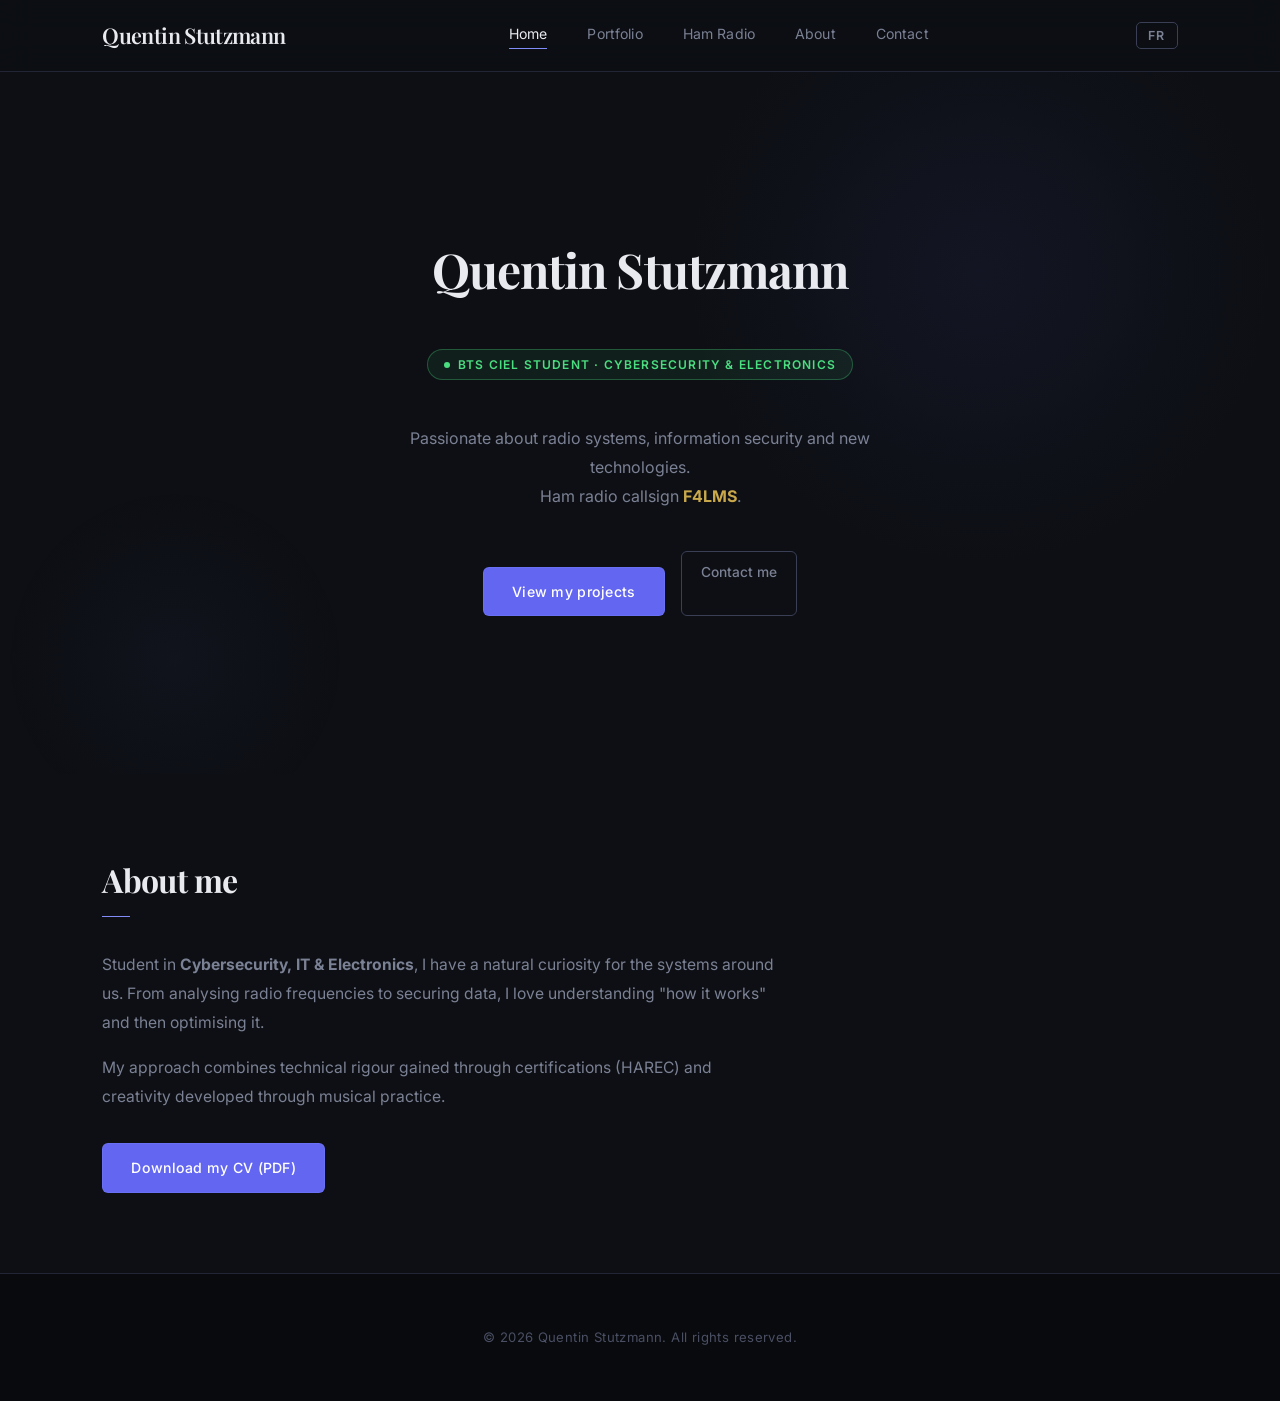
<file: index.html>
<!DOCTYPE html>
<html lang="fr">
<head>
    <meta charset="UTF-8">
    <meta name="viewport" content="width=device-width, initial-scale=1.0">
    <title>Accueil - Mon Portfolio</title>
    <link rel="stylesheet" href="style.css">
</head>
<body>

    <header>
        <a href="index.html" class="logo">Quentin Stutzmann</a>
        <nav>
            <a href="index.html" class="active" data-key="nav_home">Accueil</a>
            <a href="portfolio.html" data-key="nav_portfolio">Portfolio</a>
            <a href="ham-radio.html" data-key="nav_radio">Radioamateur</a>
             <a href="propos.html" data-key="nav_about">À propos</a>
            <a href="contact.html" data-key="nav_contact">Contact</a>
            
        </nav>
    </header>

    <section class="hero">
        <h1>Quentin Stutzmann</h1>
        <div class="hero-badge">Étudiant BTS CIEL · Cybersécurité & Électronique</div>
        
        <p class="hero-desc">Passionné par les systèmes radio, la sécurité informatique et les nouvelles technologies.<br>Indicatif radioamateur <strong style="color: var(--or);">F4LMS</strong>.</p>
        <div class="hero-actions">
            <a href="portfolio.html" class="btn">Voir mes projets</a>
            <a href="contact.html" class="btn-outline">Me contacter</a>
        </div>
    </section>

    <section id="propos">
        <h2>À propos de moi</h2>
          <p>
            Étudiant en <strong>BTS Cybersécurité, Informatique et Électronique</strong>, je cultive une curiosité naturelle pour les systèmes qui nous entourent. 
            De l'analyse des fréquences radio à la sécurisation des données, j'aime comprendre "comment ça marche" pour ensuite l'optimiser.
        </p>
        <p>
            Mon approche combine la rigueur technique acquise via mes certifications (HAREC) et la créativité développée à travers la pratique musicale.
        </p>
        <a href="CV Quentin Stutzmann.pdf" class="btn">Télécharger mon CV (PDF)</a>
    </section>

    


    <footer>
        <p>&copy; 2026 [Quentin Stutzmann]. Tous droits réservés.</p>
    </footer>

<script src="script.js" defer></script>
</body>
</html>
</file>
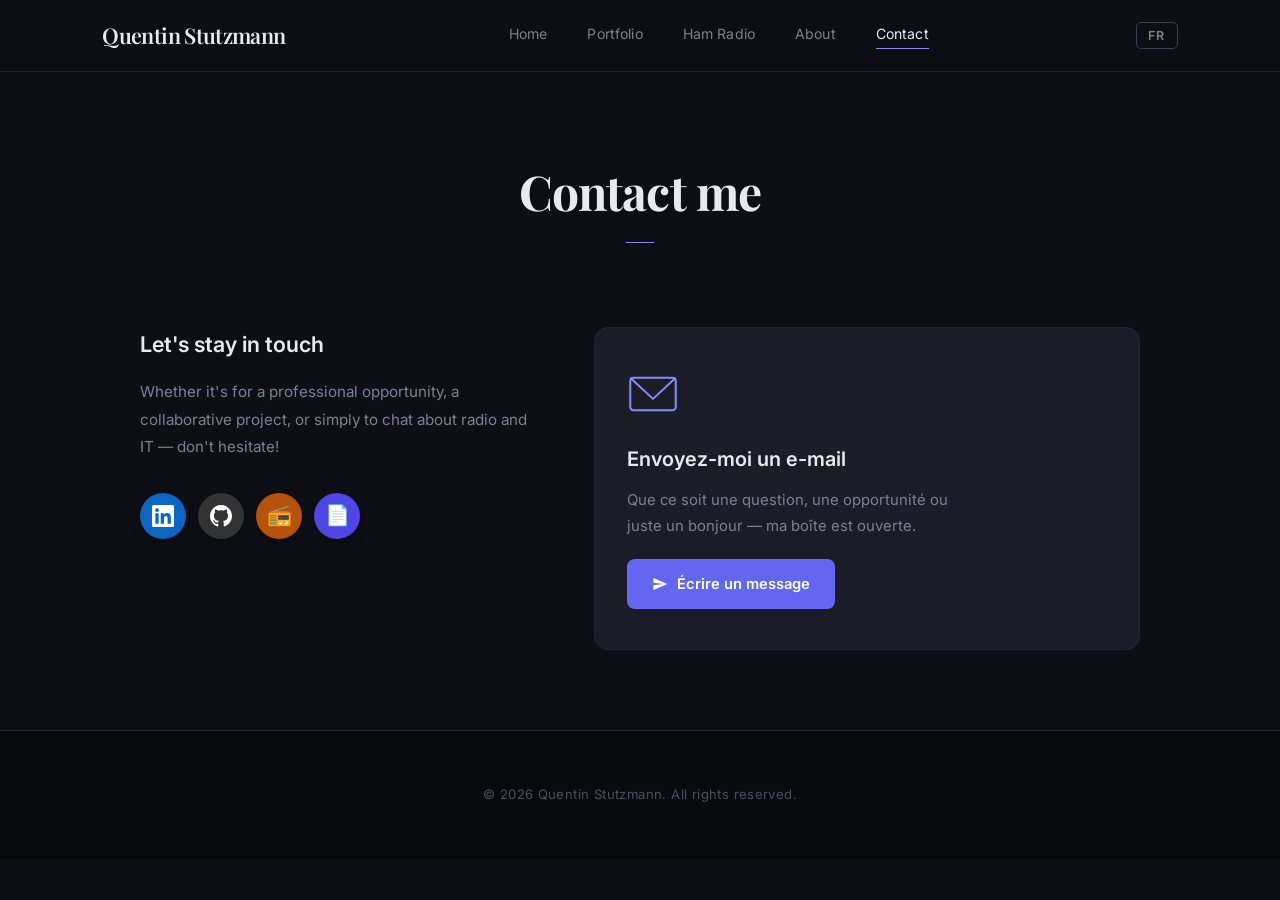
<file: contact.html>
<!DOCTYPE html>
<html lang="fr">
<head>
    <meta charset="UTF-8">
    <meta name="viewport" content="width=device-width, initial-scale=1.0">
    <title>Contact - Quentin Stutzmann</title>
    <link rel="stylesheet" href="style.css">
    <script src="script.js" charset="utf-8" defer></script>
</head>
<body>

    <header>
        <a href="index.html" class="logo">Quentin Stutzmann</a>
        <nav>
            <a href="index.html" data-key="nav_home">Accueil</a>
            <a href="portfolio.html" data-key="nav_portfolio">Portfolio</a>
            <a href="ham-radio.html" data-key="nav_radio">Radioamateur</a>
            <a href="propos.html" data-key="nav_about">À propos</a>
            <a href="contact.html" class="active" data-key="nav_contact">Contact</a>
        </nav>
    </header>

    <section class="contact-section">
        <div class="titre-page">
            <h1>Contactez-moi</h1>
        </div>

        <div class="contact-wrapper">

            <div class="contact-info">
                <h3>Restons en contact</h3>
                <p>Que ce soit pour une opportunit&eacute; professionnelle, un projet collaboratif, ou simplement pour &eacute;changer sur la radio et l'informatique - n'h&eacute;sitez pas !</p>

                <div class="social-btns">

                    <a href="https://www.linkedin.com/in/quentin-stutzmann" target="_blank" class="social-pill" style="--pill-color:#0a66c2;">
                        <span class="social-pill__icon">
                            <svg viewBox="0 0 100 100"><path d="M92.86,0H7.12A7.17,7.17,0,0,0,0,7.21V92.79A7.17,7.17,0,0,0,7.12,100H92.86A7.19,7.19,0,0,0,100,92.79V7.21A7.19,7.19,0,0,0,92.86,0ZM30.22,85.71H15.4V38H30.25V85.71ZM22.81,31.47a8.59,8.59,0,1,1,8.6-8.59A8.6,8.6,0,0,1,22.81,31.47Zm63,54.24H71V62.5c0-5.54-.11-12.66-7.7-12.66s-8.91,6-8.91,12.26V85.71H39.53V38H53.75v6.52H54c2-3.75,6.83-7.7,14-7.7,15,0,17.79,9.89,17.79,22.74Z"/></svg>
                        </span>
                        <span class="social-pill__label">LinkedIn</span>
                    </a>

                    <a href="https://github.com/Red2Brother" target="_blank" class="social-pill" style="--pill-color:#333;">
                        <span class="social-pill__icon">
                            <svg viewBox="0 0 24 24"><path d="M12 0c-6.626 0-12 5.373-12 12 0 5.302 3.438 9.8 8.207 11.387.599.111.793-.261.793-.577v-2.234c-3.338.726-4.033-1.416-4.033-1.416-.546-1.387-1.333-1.756-1.333-1.756-1.089-.745.083-.729.083-.729 1.205.084 1.839 1.237 1.839 1.237 1.07 1.834 2.807 1.304 3.492.997.107-.775.418-1.305.762-1.604-2.665-.305-5.467-1.334-5.467-5.931 0-1.311.469-2.381 1.236-3.221-.124-.303-.535-1.524.117-3.176 0 0 1.008-.322 3.301 1.23.957-.266 1.983-.399 3.003-.404 1.02.005 2.047.138 3.006.404 2.291-1.552 3.297-1.23 3.297-1.23.653 1.653.242 2.874.118 3.176.77.84 1.235 1.911 1.235 3.221 0 4.609-2.807 5.624-5.479 5.921.43.372.823 1.102.823 2.222v3.293c0 .319.192.694.801.576 4.765-1.589 8.199-6.086 8.199-11.386 0-6.627-5.373-12-12-12z"/></svg>
                        </span>
                        <span class="social-pill__label">GitHub</span>
                    </a>

                    <a href="https://www.f5kav.fr" target="_blank" class="social-pill" style="--pill-color:#b45309;">
                        <span class="social-pill__icon social-pill__icon--emoji">📻</span>
                        <span class="social-pill__label">F4LMS — F5KAV</span>
                    </a>

                    <a href="CV Quentin Stutzmann.pdf" class="social-pill" style="--pill-color:#4f46e5;">
                        <span class="social-pill__icon social-pill__icon--emoji">📄</span>
                        <span class="social-pill__label">Curriculum Vitae</span>
                    </a>

                </div>
            </div>

            <!-- Bloc mailto -->
            <div class="mailto-wrapper">
                <div class="mailto-envelope" aria-hidden="true">
                    <svg viewBox="0 0 64 64" xmlns="http://www.w3.org/2000/svg">
                        <rect x="4" y="12" width="56" height="40" rx="4" ry="4"/>
                        <polyline points="4,12 32,38 60,12"/>
                    </svg>
                </div>
                <h3>Envoyez-moi un e-mail</h3>
                <p>Que ce soit une question, une opportunité ou juste un bonjour — ma boîte est ouverte.</p>
                <a href="mailto:qstutzmann67@gmail.com" class="mailto-btn">
                    <svg viewBox="0 0 24 24"><path d="M2.01 21L23 12 2.01 3 2 10l15 2-15 2z"/></svg>
                    Écrire un message
                </a>
            </div>

        </div>

        <style>
            /* ---- Boutons sociaux en pilule expansible ---- */
            .social-btns {
                display: flex;
                flex-wrap: wrap;
                gap: 0.75rem;
                margin-top: 0.5rem;
            }

            .social-pill {
                display: inline-flex;
                align-items: center;
                height: 46px;
                width: 46px;
                background-color: var(--pill-color, #333);
                border-radius: 23px;
                overflow: hidden;
                text-decoration: none;
                transition: width 0.35s cubic-bezier(0.4,0,0.2,1), box-shadow 0.25s;
                box-shadow: 0 2px 10px rgba(0,0,0,0.35);
                white-space: nowrap;
                flex-shrink: 0;
            }

            .social-pill:hover {
                width: 180px;
                box-shadow: 0 4px 20px rgba(0,0,0,0.45);
            }

            .social-pill:active { transform: translate(1px, 1px); }

            .social-pill__icon {
                width: 46px;
                height: 46px;
                display: flex;
                align-items: center;
                justify-content: center;
                flex-shrink: 0;
            }

            .social-pill__icon svg {
                width: 22px;
                height: 22px;
                fill: #fff;
            }

            .social-pill__icon--emoji {
                font-size: 1.25rem;
            }

            .social-pill__label {
                color: #fff;
                font-size: 0.88rem;
                font-weight: 600;
                padding-right: 1rem;
                opacity: 0;
                transform: translateX(-6px);
                transition: opacity 0.2s 0.1s, transform 0.2s 0.1s;
                pointer-events: none;
            }

            .social-pill:hover .social-pill__label {
                opacity: 1;
                transform: translateX(0);
            }

            /* ---- Bloc mailto ---- */
            .mailto-wrapper {
                display: flex;
                flex-direction: column;
                align-items: flex-start;
                gap: 0.75rem;
                background: var(--fond-elevated);
                border: 1px solid var(--bordure);
                border-radius: 14px;
                padding: 2.5rem 2rem;
                transition: border-color 0.25s;
            }

            .mailto-wrapper:hover { border-color: var(--primaire-dark); }

            .mailto-envelope svg {
                width: 52px;
                height: 52px;
                fill: none;
                stroke: var(--primaire);
                stroke-width: 2.5;
                stroke-linejoin: round;
                margin-bottom: 0.25rem;
            }

            .mailto-wrapper h3 {
                font-size: 1.25rem;
                margin: 0;
            }

            .mailto-wrapper p {
                color: var(--texte-doux);
                font-size: 0.93rem;
                line-height: 1.7;
                margin: 0;
                max-width: 340px;
            }

            .mailto-btn {
                display: inline-flex;
                align-items: center;
                gap: 0.55rem;
                background: var(--primaire-dark);
                color: #fff;
                text-decoration: none;
                font-weight: 600;
                font-size: 0.92rem;
                padding: 0.75rem 1.5rem;
                border-radius: 8px;
                margin-top: 0.5rem;
                border: 1px solid rgba(129,140,248,0.25);
                transition: background 0.2s, box-shadow 0.2s, transform 0.15s;
            }

            .mailto-btn:hover {
                background: var(--primaire);
                box-shadow: 0 0 24px var(--primaire-glow);
                transform: translateY(-1px);
            }

            .mailto-btn svg {
                width: 16px;
                height: 16px;
                fill: #fff;
            }

            .mailto-address {
                font-size: 0.8rem;
                color: var(--texte-subtil);
                margin: 0;
                font-family: monospace;
                letter-spacing: 0.03em;
            }
        </style>
    </section>

    <footer>
        <p>&copy; 2026 Quentin Stutzmann. Tous droits réservés.</p>
    </footer>

</body>
</html>
</file>
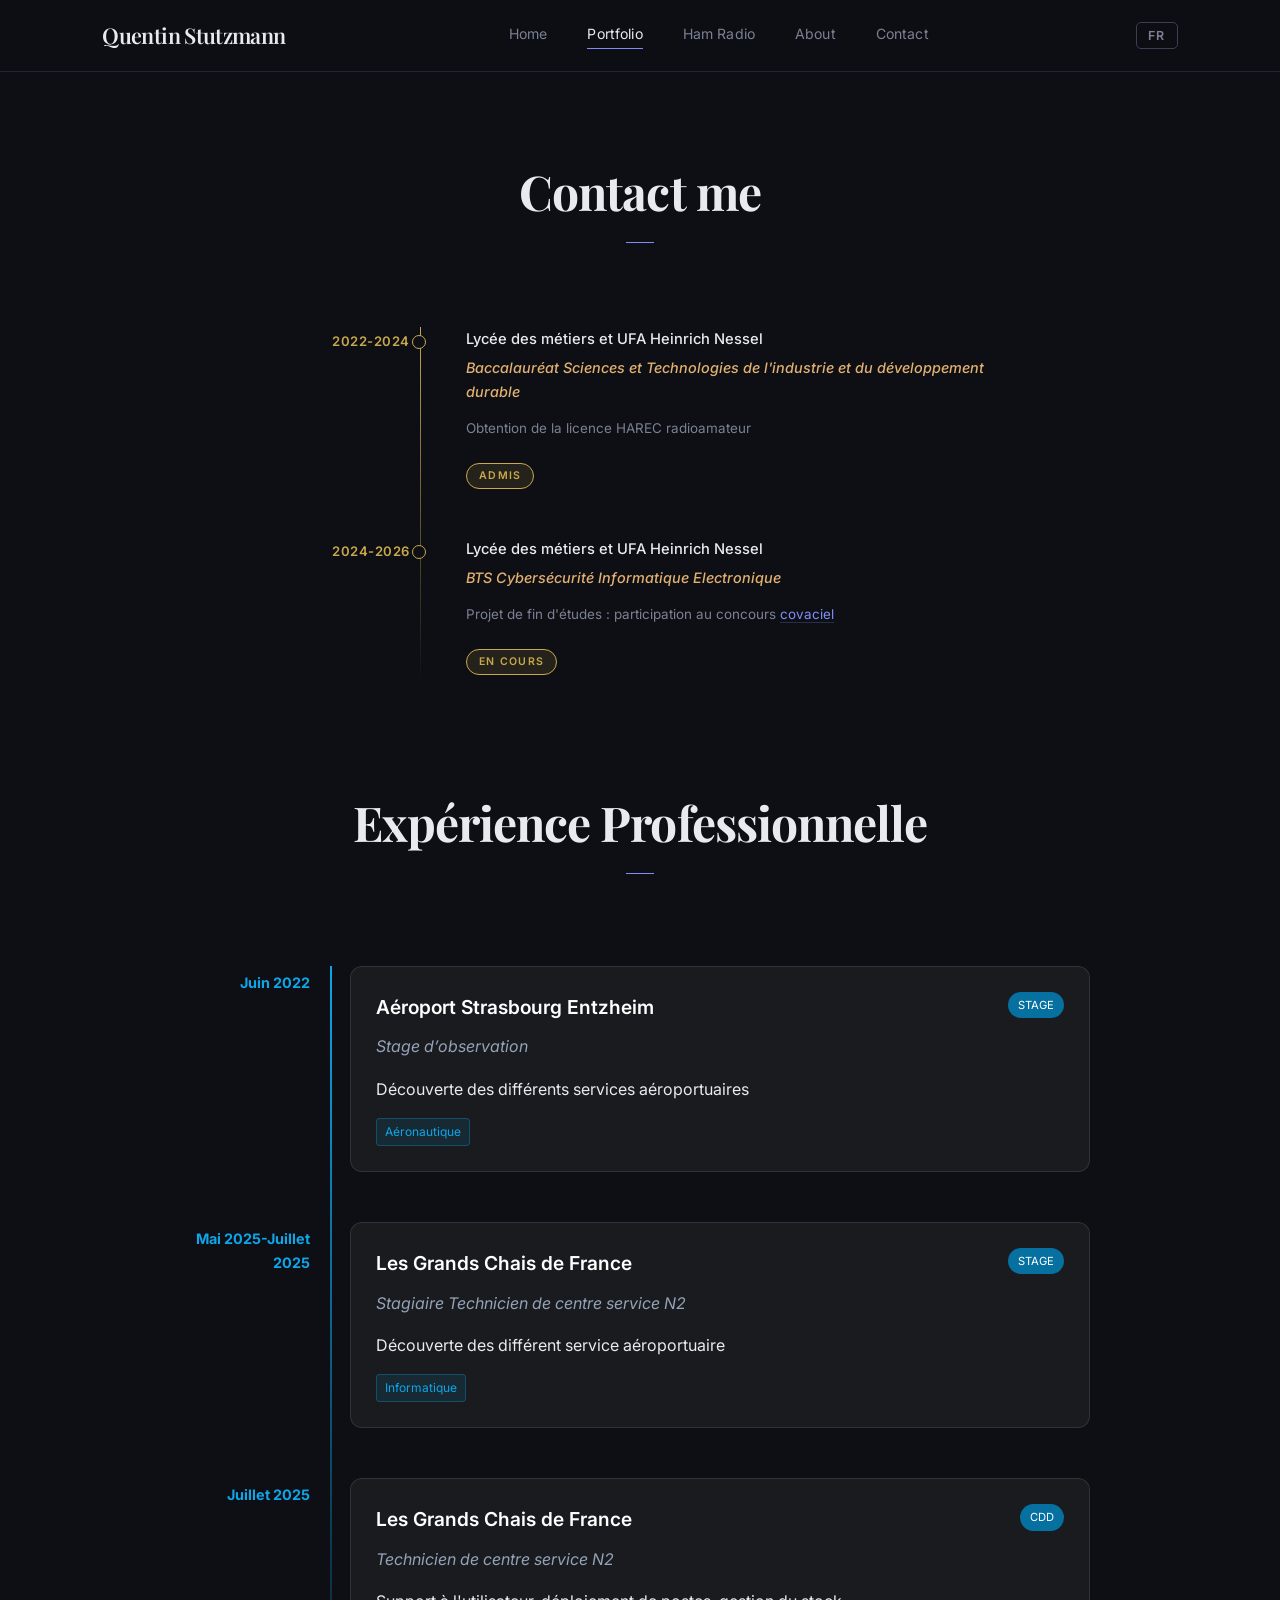
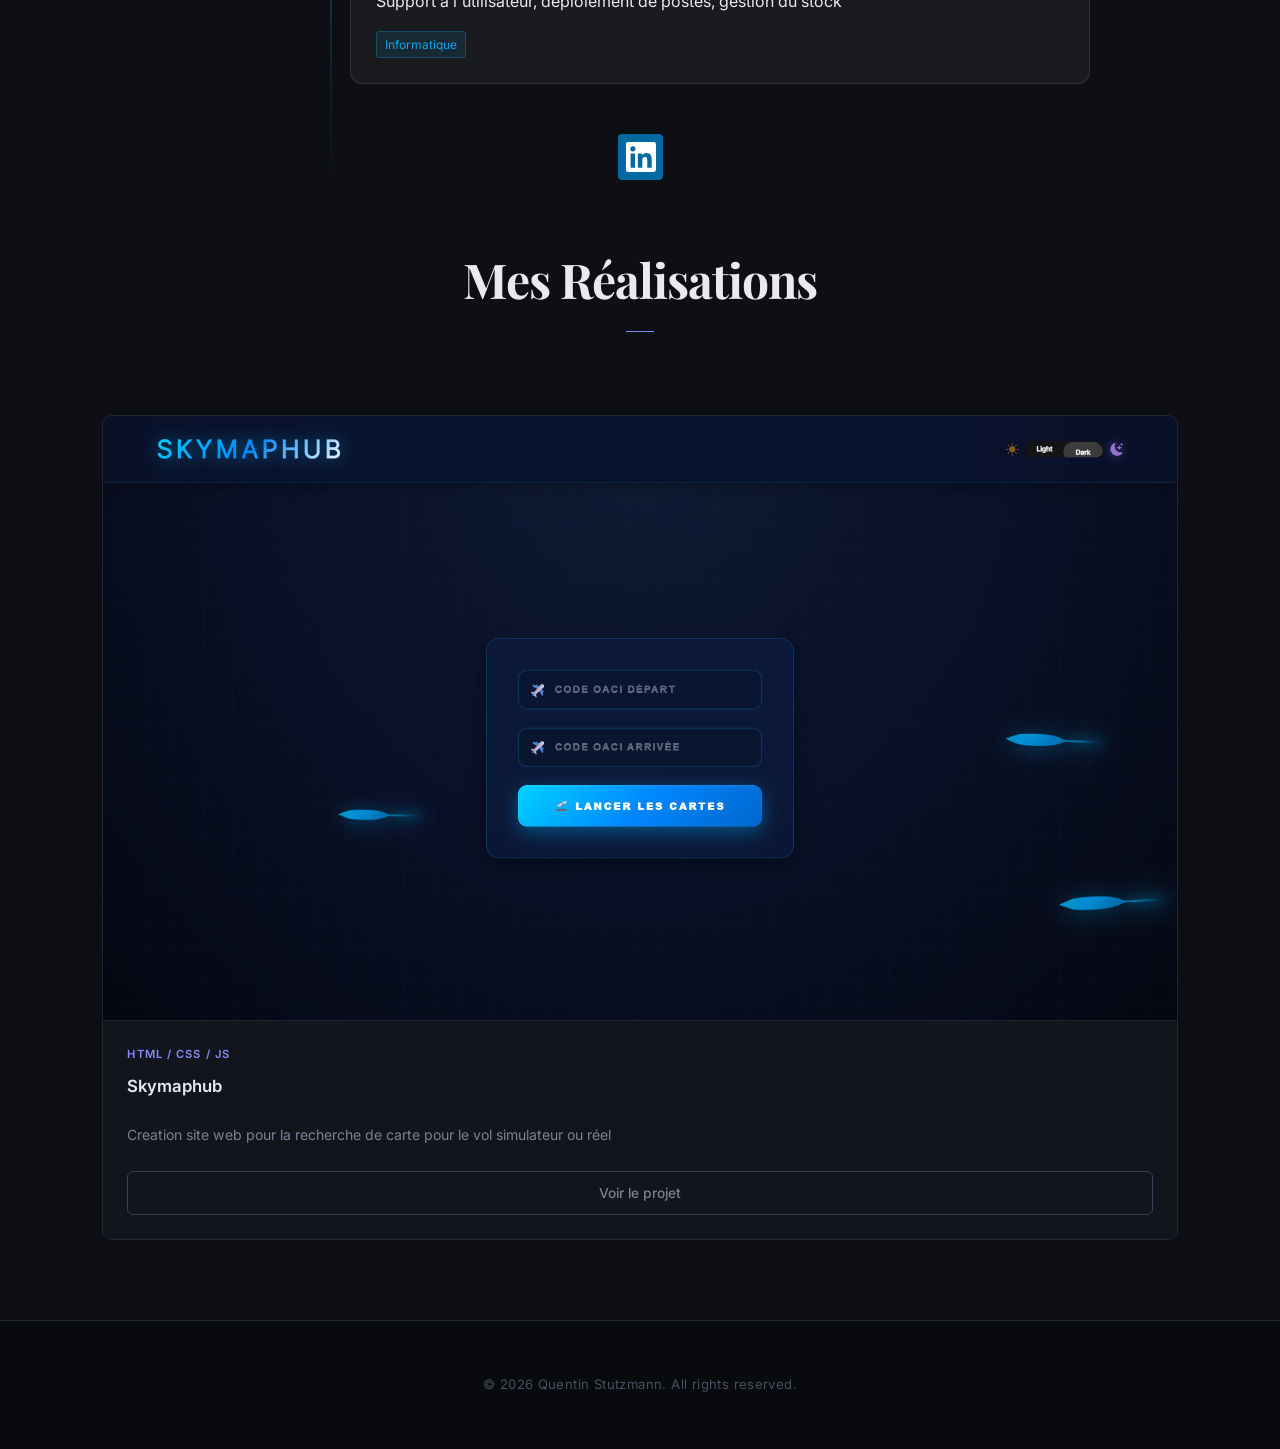
<file: portfolio.html>
<!DOCTYPE html>
<html lang="fr">
<head>
    <meta charset="UTF-8">
    <meta name="viewport" content="width=device-width, initial-scale=1.0">
    <title>Quentin Stutzmann | Portfolio</title>
    <link rel="stylesheet" href="style.css">
    <script src="script.js"></script>
</head>
<body>

    <header>
        <a href="index.html" class="logo">Quentin Stutzmann</a>
        <nav>
            <a href="index.html" data-key="nav_home">Accueil</a>
            <a href="portfolio.html" class="active" data-key="nav_portfolio">Portfolio</a>
            <a href="ham-radio.html" data-key="nav_radio">Radioamateur</a>
            <a href="propos.html"  data-key="nav_about">À propos</a>
            <a href="contact.html" data-key="nav_contact">Contact</a>
        </nav>
    </header>

    <section>
    <div class="titre-page">
        <h1 data-key="port_edu_title">Mon Parcours Scolaire</h1>
    </div>
    <div class="timeline-container">
        <div class="timeline-line"></div>

        <div class="timeline-item visible">
            <div class="timeline-year">2022-2024</div>
            <div class="timeline-dot"></div>
            <div class="timeline-content">
                <div class="timeline-school">Lycée des métiers et UFA Heinrich Nessel</div>
                <div class="timeline-degree" data-key="port_bac_title">Baccalauréat Sciences et Technologies de l'industrie et du développement durable</div>
                <p class="timeline-desc" data-key="port_bac_desc">Obtention de la licence HAREC radioamateur</p>
                <span class="badge" data-key="port_status_admitted">Admis</span>
            </div>
        </div>

        <div class="timeline-item visible">
            <div class="timeline-year">2024-2026</div>
            <div class="timeline-dot"></div>
            <div class="timeline-content">
                <div class="timeline-school">Lycée des métiers et UFA Heinrich Nessel</div>
                <div class="timeline-degree" data-key="port_bts_title">BTS Cybersécurité Informatique Electronique</div>
                <p class="timeline-desc" data-key="port_bts_desc">Projet de fin d'études : participation au concours <a href="https://www.covaciel.fr/" target="_blank">covaciel</a></p>
                <span class="badge" data-key="port_status_ongoing">En cours</span>
            </div>
        </div>
    </div>

    <section class="exp-section">
        <div class="titre-page">
            <h1 data-key="port_exp_title">Expérience Professionnelle</h1>
        </div>

        <div class="exp-container">
            <div class="exp-line"></div>

            <div class="exp-item">
                <div class="exp-date">Juin 2022</div>
                <div class="exp-content">
                    <div class="exp-header">
                        <h3 class="exp-company">Aéroport Strasbourg Entzheim</h3>
                        <span class="badge-type" data-key="port_exp_intern">Stage</span>
                    </div>
                    <div class="exp-role" data-key="port_exp_role_obs">Stage d’observation</div>
                    <p data-key="port_exp_desc_obs">Découverte des différents services aéroportuaires</p>
                    <div class="exp-tags">
                        <span class="exp-tag">Aéronautique</span>
                    </div>
                </div>
            </div>

            <div class="exp-item">
                <div class="exp-date">Mai 2025-Juillet 2025</div>
                <div class="exp-content">
                    <div class="exp-header">
                        <h3 class="exp-company">Les Grands Chais de France</h3>
                        <span class="badge-type" data-key="port_exp_intern">Stage</span>
                    </div>
                    <div class="exp-role" data-key="port_exp_role_tech">Stagiaire Technicien de centre service N2</div>
                    <p data-key="port_exp_desc_tech">Découverte des différent service aéroportuaire</p>
                    <div class="exp-tags">
                        <span class="exp-tag">Informatique</span>
                    </div>
                </div>
            </div>

            <div class="exp-item">
                <div class="exp-date">Juillet 2025</div>
                <div class="exp-content">
                    <div class="exp-header">
                        <h3 class="exp-company">Les Grands Chais de France</h3>
                        <span class="badge-type" data-key="port_exp_cdd">CDD</span>
                    </div>
                    <div class="exp-role" data-key="port_exp_role_tech">Technicien de centre service N2</div>
                    <p data-key="port_exp_desc_tech">Support à l'utilisateur, déploiement de postes, gestion du stock</p>
                    <div class="exp-tags">
                        <span class="exp-tag">Informatique</span>
                    </div>
                </div>
            </div>

            <div style="text-align: center; margin-top: 30px;">
                 <a href="https://www.linkedin.com/in/quentin-stutzmann" class="linkedin-btn" target="_blank">
                    <svg viewBox="0 0 100 100" class="linkedin-icon"><path d="M92.86,0H7.12A7.17,7.17,0,0,0,0,7.21V92.79A7.17,7.17,0,0,0,7.12,100H92.86A7.19,7.19,0,0,0,100,92.79V7.21A7.19,7.19,0,0,0,92.86,0ZM30.22,85.71H15.4V38H30.25V85.71ZM22.81,31.47a8.59,8.59,0,1,1,8.6-8.59A8.6,8.6,0,0,1,22.81,31.47Zm63,54.24H71V62.5c0-5.54-.11-12.66-7.7-12.66s-8.91,6-8.91,12.26V85.71H39.53V38H53.75v6.52H54c2-3.75,6.83-7.7,14-7.7,15,0,17.79,9.89,17.79,22.74Z"></path></svg>
                    <span class="linkedin-text">Quentin Stutzmann</span>
                </a>
            </div>
        </div>
    </section> 

    <div class="titre-page">
        <h1 data-key="port_real_title">Mes Réalisations</h1>
    </div>

   <div class="portfolio-grid">
        <div class="projet-carte">
            <div class="projet-image"><img src="Images/imageprojet1.png" alt="Mon projet"></div>
            <div class="projet-contenu">
                <div class="projet-tags">HTML / CSS / JS</div>
                <h3 class="projet-titre">Skymaphub</h3>
                <p class="projet-desc" data-key="port_proj_sky_desc">Creation site web pour la recherche de carte pour le vol simulateur ou réel</p>
                <a href="https://skymapmub.neocities.org/" class="btn-outline" data-key="port_proj_btn">Voir le projet</a>
            </div>
        </div>
    </div>
</section>

    <footer>
        <p>&copy; 2026 Quentin Stutzmann. Tous droits réservés.</p>
    </footer>
</div>
</body>
</html>
</file>
<file: style.css>
/* =========================================
   VARIABLES ET STYLES DE BASE
   ========================================= */
@import url('https://fonts.googleapis.com/css2?family=Inter:wght@300;400;500;600&family=Playfair+Display:ital,wght@0,400;0,600;1,400&display=swap');

:root { 
    --primaire: #818CF8;
    --primaire-dark: #6366F1;
    --primaire-glow: rgba(129, 140, 248, 0.12);
    --fond: #0D0F14;
    --fond-card: #13151C;
    --fond-elevated: #1A1D27;
    --texte: #E8EAF0;
    --texte-doux: #7B8194;
    --texte-subtil: #4A4F63;
    --bordure: #222536;
    --bordure-hover: #3A3F56;
    --or: #C9A84C;
    --or-subtil: rgba(201, 168, 76, 0.12);
    --ombre: 0 4px 24px rgba(0, 0, 0, 0.4);
    --rayon: 10px;
    --transition: 0.25s ease;
}

*, *::before, *::after { box-sizing: border-box; }

body { 
    font-family: 'Inter', 'Segoe UI', Helvetica, sans-serif;
    margin: 0; 
    padding: 0; 
    color: var(--texte); 
    background-color: var(--fond);
    line-height: 1.65;
    -webkit-font-smoothing: antialiased;
}

h1, h2, h3 { 
    margin-top: 0;
    font-family: 'Playfair Display', Georgia, serif;
    letter-spacing: -0.02em;
    color: var(--texte);
}

h1 { font-size: clamp(2rem, 5vw, 3rem); }
h2 { font-size: clamp(1.5rem, 3vw, 2rem); }
h3 { font-size: 1.05rem; font-family: 'Inter', sans-serif; font-weight: 600; letter-spacing: 0; }

section { padding: 5rem 8%; }

/* =========================================
   MENU DE NAVIGATION (HEADER)
   ========================================= */
header { 
    background: rgba(13, 15, 20, 0.92);
    backdrop-filter: blur(16px);
    -webkit-backdrop-filter: blur(16px);
    padding: 1.1rem 8%; 
    display: flex; 
    justify-content: space-between; 
    align-items: center; 
    border-bottom: 1px solid var(--bordure);
    position: sticky; 
    top: 0; 
    z-index: 1000; 
}

.logo { 
    font-family: 'Playfair Display', Georgia, serif;
    font-size: 1.35rem; 
    font-weight: 600; 
    color: var(--texte);
    text-decoration: none;
    letter-spacing: -0.03em;
    transition: color var(--transition);
}

.logo:hover { color: var(--primaire); }

nav { display: flex; align-items: center; }

nav a { 
    margin-left: 2.5rem; 
    text-decoration: none; 
    color: var(--texte-doux); 
    font-weight: 400;
    font-size: 0.88rem;
    transition: color var(--transition);
    position: relative;
    padding-bottom: 4px;
    letter-spacing: 0.01em;
}

nav a::after {
    content: '';
    position: absolute;
    bottom: 0; left: 0;
    width: 0; height: 1px;
    background: var(--primaire);
    transition: width var(--transition);
}

nav a:hover { color: var(--texte); }
nav a:hover::after { width: 100%; }

.active { color: var(--texte) !important; }
.active::after { width: 100% !important; }

/* =========================================
   BOUTONS
   ========================================= */
.btn { 
    background: var(--primaire-dark);
    color: white; 
    padding: 0.75rem 1.75rem; 
    text-decoration: none; 
    border-radius: 6px; 
    font-weight: 500;
    font-size: 0.88rem;
    display: inline-block; 
    margin-top: 1rem; 
    border: 1px solid rgba(129, 140, 248, 0.25);
    cursor: pointer;
    transition: background var(--transition), box-shadow var(--transition), transform var(--transition);
    letter-spacing: 0.02em;
}

.btn:hover { 
    background: var(--primaire);
    box-shadow: 0 0 24px var(--primaire-glow);
    transform: translateY(-1px);
}

.btn:active { transform: translateY(0); }

.btn-outline { 
    border: 1px solid var(--bordure-hover);
    color: var(--texte-doux); 
    padding: 0.6rem 1.2rem; 
    text-decoration: none; 
    border-radius: 6px; 
    font-weight: 500;
    font-size: 0.86rem;
    text-align: center; 
    transition: all var(--transition);
    display: inline-block;
    background: transparent;
}

.btn-outline:hover { 
    border-color: var(--primaire);
    color: var(--primaire);
    background: var(--primaire-glow);
}

/* =========================================
   PAGE ACCUEIL — HERO
   ========================================= */
.hero { 
    display: flex; 
    flex-direction: column; 
    justify-content: center; 
    align-items: center; 
    text-align: center; 
    min-height: 78vh; 
    background: var(--fond);
    position: relative;
    overflow: hidden;
}

.hero::before {
    content: '';
    position: absolute;
    width: 600px; height: 600px;
    background: radial-gradient(circle, rgba(99, 102, 241, 0.07) 0%, transparent 70%);
    top: -100px; right: 0;
    border-radius: 50%;
    pointer-events: none;
}

.hero::after {
    content: '';
    position: absolute;
    width: 350px; height: 350px;
    background: radial-gradient(circle, rgba(129, 140, 248, 0.04) 0%, transparent 70%);
    bottom: -60px; left: 0;
    border-radius: 50%;
    pointer-events: none;
}

.hero-badge {
    display: inline-block;
    padding: 0.3rem 1rem;
    background: rgba(74, 222, 128, 0.08);
    border: 1px solid rgba(74, 222, 128, 0.3);
    color: #4ade80;
    font-size: 0.75rem;
    letter-spacing: 0.1em;
    text-transform: uppercase;
    border-radius: 20px;
    font-weight: 600;
    margin-bottom: 1.75rem;
    position: relative;
    z-index: 1;
    animation: fadeInDown 0.6s ease forwards;
}

.hero-badge::before {
    content: '';
    display: inline-block;
    width: 6px; height: 6px;
    background: #4ade80;
    border-radius: 50%;
    margin-right: 8px;
    vertical-align: middle;
    animation: pulse-dot 2s infinite;
}

@keyframes pulse-dot {
    0%, 100% { opacity: 1; transform: scale(1); }
    50% { opacity: 0.5; transform: scale(0.75); }
}

@keyframes fadeInDown {
    from { opacity: 0; transform: translateY(-12px); }
    to { opacity: 1; transform: translateY(0); }
}

.hero-desc {
    font-size: 1rem;
    color: var(--texte-doux);
    max-width: 520px;
    line-height: 1.8;
    margin-bottom: 2.5rem;
    position: relative; z-index: 1;
    text-align: center;
}

.hero-actions {
    display: flex;
    gap: 1rem;
    flex-wrap: wrap;
    justify-content: center;
    position: relative;
    z-index: 1;
}

/* Fix hero h1 animation */
.hero h1 {
    animation: fadeInDown 0.7s 0.1s ease both;
}
.hero h2 {
    animation: fadeInDown 0.7s 0.2s ease both;
}
.hero-desc {
    animation: fadeInDown 0.7s 0.3s ease both;
}
.hero-actions {
    animation: fadeInDown 0.7s 0.4s ease both;
}



.hero h2 {
    font-family: 'Inter', sans-serif;
    font-size: 0.88rem;
    font-weight: 400;
    color: var(--texte-doux);
    margin-bottom: 2.5rem;
    letter-spacing: 0.12em;
    text-transform: uppercase;
    position: relative; z-index: 1;
}

.hero p { 
    font-size: 1rem; 
    color: var(--texte-doux); 
    max-width: 540px;
    position: relative; z-index: 1;
}

/* =========================================
   COMPÉTENCES
   ========================================= */
#competences {
    background: var(--fond-card) !important;
    border-top: 1px solid var(--bordure);
    border-bottom: 1px solid var(--bordure);
}

#competences h2 { text-align: center; margin-bottom: 3rem; }

.competences-grid { 
    display: grid; 
    grid-template-columns: repeat(auto-fit, minmax(220px, 1fr)); 
    gap: 1.25rem; 
    margin-top: 2rem;
    max-width: 900px;
    margin-left: auto;
    margin-right: auto;
}

.competence-carte { 
    background: var(--fond-elevated);
    padding: 2rem 1.5rem; 
    border-radius: var(--rayon); 
    border: 1px solid var(--bordure);
    text-align: center;
    transition: border-color var(--transition), transform var(--transition), box-shadow var(--transition);
}

.competence-carte:hover {
    border-color: var(--primaire-dark);
    transform: translateY(-3px);
    box-shadow: 0 8px 28px rgba(99, 102, 241, 0.08);
}

.competence-carte h3 { color: var(--texte); margin-bottom: 0.6rem; }

.competence-carte img {
    margin: 0.5rem 0;
    opacity: 0.65;
    filter: grayscale(30%) brightness(1.1);
}

.competence-carte p { color: var(--texte-doux); font-size: 0.88rem; margin-bottom: 0; }

/* =========================================
   SECTION À PROPOS
   ========================================= */
#propos { background: var(--fond); }

#propos h2 {
    margin-bottom: 1.75rem;
    position: relative;
    display: inline-block;
}

#propos h2::after {
    content: '';
    position: absolute;
    left: 0; bottom: -10px;
    width: 28px; height: 1px;
    background: var(--primaire);
}

#propos p {
    color: var(--texte-doux);
    font-size: 0.98rem;
    line-height: 1.85;
    margin-bottom: 1rem;
    max-width: 680px;
}

/* =========================================
   FORMULAIRES (propos.html — standard)
   ========================================= */
form:not(.form) { 
    display: flex; 
    flex-direction: column; 
    gap: 1rem; 
    max-width: 520px; 
    margin: 2rem auto 0;
}

form:not(.form) input,
form:not(.form) textarea { 
    padding: 0.85rem 1rem; 
    border: 1px solid var(--bordure);
    border-radius: 6px; 
    font-family: inherit;
    font-size: 0.9rem;
    color: var(--texte);
    background: var(--fond-elevated);
    transition: border-color var(--transition), box-shadow var(--transition);
    outline: none;
}

form:not(.form) input::placeholder,
form:not(.form) textarea::placeholder { color: var(--texte-subtil); }

form:not(.form) input:focus,
form:not(.form) textarea:focus {
    border-color: var(--primaire-dark);
    box-shadow: 0 0 0 3px var(--primaire-glow);
}

form:not(.form) textarea { resize: vertical; min-height: 130px; }

#contact {
    background: var(--fond-card);
    border-top: 1px solid var(--bordure);
}

#contact h2 { text-align: center; }

/* =========================================
   PAGE PORTFOLIO — TITRE
   ========================================= */
.titre-page { text-align: center; margin-bottom: 3.5rem; }

.titre-page h1 { display: inline-block; position: relative; }

.titre-page h1::after {
    content: '';
    position: absolute;
    left: 50%; transform: translateX(-50%);
    bottom: -12px;
    width: 28px; height: 1px;
    background: var(--primaire);
}

/* =========================================
   PAGE PORTFOLIO — GRILLE PROJETS
   ========================================= */
.portfolio-grid { 
    display: grid; 
    grid-template-columns: repeat(auto-fit, minmax(300px, 1fr)); 
    gap: 1.5rem;
    max-width: 1100px;
    margin: 0 auto;
}

.projet-carte { 
    background: var(--fond-card);
    border-radius: var(--rayon); 
    overflow: hidden; 
    border: 1px solid var(--bordure);
    transition: border-color var(--transition), transform var(--transition), box-shadow var(--transition);
    display: flex; 
    flex-direction: column;
}

.projet-carte:hover { 
    transform: translateY(-5px);
    border-color: var(--bordure-hover);
    box-shadow: 0 16px 40px rgba(0, 0, 0, 0.4);
}

.projet-image {
    width: 100%;
    overflow: hidden;
    background: var(--fond-elevated);
    min-height: 180px;
    display: flex;
    align-items: center;
    justify-content: center;
    color: var(--texte-subtil);
    font-size: 0.85rem;
    border-bottom: 1px solid var(--bordure);
}

.projet-image img {
    width: 100%;
    height: auto;
    display: block;
    object-fit: cover;
}

.projet-contenu { 
    padding: 1.5rem; 
    flex-grow: 1; 
    display: flex; 
    flex-direction: column; 
}

.projet-tags { 
    font-size: 0.7rem; 
    color: var(--primaire);
    font-weight: 600;
    text-transform: uppercase;
    letter-spacing: 0.1em;
    margin-bottom: 0.6rem;
}

.projet-titre { 
    font-size: 1.05rem;
    margin-bottom: 0.5rem;
    font-family: 'Inter', sans-serif;
    font-weight: 600;
    color: var(--texte);
}

.projet-desc { 
    color: var(--texte-doux); 
    font-size: 0.88rem; 
    line-height: 1.7;
    margin-bottom: 1.5rem; 
    flex-grow: 1; 
}

/* =========================================
   TIMELINE — PARCOURS SCOLAIRE
   ========================================= */
.timeline-container {
    max-width: 700px;
    margin: 0 auto;
    position: relative;
}

.timeline-line {
    position: absolute;
    left: 130px; top: 0; bottom: 0;
    width: 1px;
    background: linear-gradient(to bottom, var(--or), transparent);
}

.timeline-item {
    display: grid;
    grid-template-columns: 120px 1fr;
    gap: 2rem;
    margin-bottom: 2.5rem;
    position: relative;
    opacity: 0;
    transform: translateY(20px);
    transition: opacity 0.5s ease, transform 0.5s ease;
}

.timeline-item.visible { opacity: 1; transform: translateY(0); }

.timeline-year {
    text-align: right;
    font-weight: 600;
    color: var(--or);
    padding-top: 4px;
    font-size: 0.82rem;
    letter-spacing: 0.04em;
}

.timeline-dot {
    position: absolute;
    left: 122px; top: 8px;
    width: 14px; height: 14px;
    border-radius: 50%;
    background: var(--fond);
    border: 1px solid var(--or);
    transition: background var(--transition), box-shadow var(--transition);
}

.timeline-item:hover .timeline-dot {
    background: var(--or);
    box-shadow: 0 0 10px var(--or-subtil);
}

.timeline-content { padding-left: 1.5rem; padding-bottom: 0.5rem; }

.timeline-school { 
    font-weight: 500;
    font-size: 0.92rem;
    color: var(--texte);
}

.timeline-degree {
    font-style: italic;
    color: #E2B171; /* Un or plus doux que le rouge-orangé précédent */
    margin: 0.3rem 0;
    font-size: 0.9rem;
    font-weight: 500;
}

.timeline-desc {
    font-size: 0.84rem;
    color: var(--texte-doux);
    line-height: 1.7;
}

.timeline-desc a {
    color: var(--primaire);
    text-decoration: none;
    border-bottom: 1px solid rgba(129, 140, 248, 0.25);
    transition: border-color var(--transition), color var(--transition);
}

.timeline-desc a:hover { color: var(--texte); border-color: var(--primaire); }

.badge {
    display: inline-block;
    margin-top: 0.6rem;
    padding: 0.2rem 0.75rem;
    border: 1px solid var(--or);
    color: var(--or);
    font-size: 0.66rem;
    letter-spacing: 0.12em;
    text-transform: uppercase;
    border-radius: 20px;
    font-weight: 600;
    background: var(--or-subtil);
}

/* =========================================
   FOOTER
   ========================================= */
footer { 
    text-align: center; 
    padding: 2.5rem; 
    background: #080A0E;
    border-top: 1px solid var(--bordure);
    color: var(--texte-subtil);
    font-size: 0.82rem;
    letter-spacing: 0.03em;
}

/* =========================================
   BOUTON LINKEDIN (Btn)
   ========================================= */
.Btn {
    display: flex;
    align-items: center;
    justify-content: flex-start;
    width: 45px; height: 45px;
    border: none;
    border-radius: 50%;
    cursor: pointer;
    position: relative;
    overflow: hidden;
    transition-duration: 0.3s;
    box-shadow: 2px 2px 10px rgba(0,0,0,0.4);
    background-color: #0a66c2;
}

.sign {
    width: 100%;
    transition-duration: 0.3s;
    display: flex;
    align-items: center;
    justify-content: center;
}

.sign svg { width: 25px; }
.sign svg path { fill: white; }

.text {
    position: absolute;
    right: 0%;
    width: 0%;
    opacity: 0;
    color: white;
    font-size: 1.2em;
    font-weight: 600;
    transition-duration: 0.3s;
}

.Btn:hover { width: 135px; border-radius: 40px; }
.Btn:hover .sign { width: 30%; padding-left: 10px; }
.Btn:hover .text { opacity: 1; width: 70%; padding-right: 10px; }
.Btn:active { transform: translate(2px, 2px); }

/* =========================================
   FORMULAIRE DE CONTACT (contact.html — .form)
   ========================================= */
.form {
    display: flex;
    flex-direction: column;
    gap: 12px;
    max-width: 420px;
    background-color: var(--fond-card);
    padding: 2.5rem;
    border-radius: var(--rayon);
    border: 1px solid var(--bordure);
    position: relative;
    margin: 3rem auto;
}

.message { color: var(--texte-doux); font-size: 14px; }

.flex { display: flex; width: 100%; gap: 8px; }

.form label { position: relative; display: block; }

.form label .input {
    width: 100%;
    padding: 10px 10px 20px 10px;
    outline: 0;
    border: 1px solid var(--bordure);
    border-radius: 6px;
    font-family: inherit;
    font-size: 0.88rem;
    color: var(--texte);
    background: var(--fond-elevated);
    transition: border-color var(--transition), box-shadow var(--transition);
}

.form label .input:focus {
    border-color: var(--primaire-dark);
    box-shadow: 0 0 0 3px var(--primaire-glow);
    background: var(--fond-card);
}

.form label .input + span {
    position: absolute;
    left: 10px; top: 15px;
    color: var(--texte-subtil);
    font-size: 0.88em;
    cursor: text;
    transition: 0.3s ease;
    pointer-events: none;
}

.form label .input:placeholder-shown + span { top: 15px; font-size: 0.88em; }

.form label .input:focus + span,
.form label .input:valid + span {
    top: 30px;
    font-size: 0.7em;
    font-weight: 600;
    color: var(--primaire);
}

.form label .input:valid + span { color: #4ade80; }

.input01 {
    width: 100%;
    padding: 10px 10px 20px 10px;
    outline: 0;
    border: 1px solid var(--bordure);
    border-radius: 6px;
    font-family: inherit;
    font-size: 0.88rem;
    color: var(--texte);
    background: var(--fond-elevated);
    transition: border-color var(--transition), box-shadow var(--transition);
}

.input01:focus {
    border-color: var(--primaire-dark);
    box-shadow: 0 0 0 3px var(--primaire-glow);
}

.form label .input01 + span {
    position: absolute;
    left: 10px; top: 50px;
    color: var(--texte-subtil);
    font-size: 0.88em;
    cursor: text;
    transition: 0.3s ease;
    pointer-events: none;
}

.form label .input01:placeholder-shown + span { top: 40px; font-size: 0.88em; }

.form label .input01:focus + span,
.form label .input01:valid + span {
    top: 50px;
    font-size: 0.7em;
    font-weight: 600;
    color: var(--primaire);
}

.form label .input01:valid + span { color: #4ade80; }

/* Bouton "fancy" submit */
.fancy {
    background-color: transparent;
    border: 1px solid var(--bordure-hover);
    border-radius: 0;
    color: var(--texte-doux);
    cursor: pointer;
    display: inline-block;
    font-weight: 400;
    letter-spacing: 2px;
    margin: 4px 0 0;
    outline: none;
    overflow: visible;
    padding: 10px 30px;
    position: relative;
    text-align: center;
    transition: all 0.3s ease-in-out;
    user-select: none;
    font-size: 12px;
    font-family: inherit;
}

.fancy::before {
    content: " ";
    width: 1.7rem; height: 1px;
    background: var(--bordure-hover);
    top: 50%; left: 1.5em;
    position: absolute;
    transform: translateX(230%);
    transform-origin: center;
    transition: background 0.3s linear, width 0.3s linear;
}

.fancy .text {
    opacity: 1;
    position: relative;
    width: auto;
    font-size: 0.95em;
    line-height: 1.5em;
    padding-left: 2em;
    display: block;
    text-align: left;
    transition: all 0.3s ease-in-out;
    text-transform: lowercase;
    color: var(--texte-doux);
    transform: translateX(30%);
}

.fancy .top-key {
    height: 1px; width: 1.5625rem;
    top: -1px; left: 0.625rem;
    position: absolute;
    background: var(--fond-card);
    transition: width 0.5s ease-out, left 0.3s ease-out;
}

.fancy .bottom-key-1 {
    height: 1px; width: 1.5625rem;
    right: 1.875rem; bottom: -1px;
    position: absolute;
    background: var(--fond-card);
    transition: width 0.5s ease-out, right 0.3s ease-out;
}

.fancy .bottom-key-2 {
    height: 1px; width: 0.625rem;
    right: 0.625rem; bottom: -1px;
    position: absolute;
    background: var(--fond-card);
    transition: width 0.5s ease-out, right 0.3s ease-out;
}

.fancy:hover {
    color: var(--texte);
    border-color: var(--primaire);
    box-shadow: 0 0 16px var(--primaire-glow);
}

.fancy:hover::before { width: 1.5rem; background: var(--primaire); }
.fancy:hover .text { color: var(--texte); padding-left: 1.5em; }
.fancy:hover .top-key { left: -2px; width: 0; }
.fancy:hover .bottom-key-1,
.fancy:hover .bottom-key-2 { right: 0; width: 0; }


/* =========================================
   Ham radio
   ========================================= */

.radio-hero {
            background: var(--fond);
            border-bottom: 1px solid var(--bordure);
            padding: 4rem 8% 3rem;
        }

        .radio-hero-inner {
            display: grid;
            grid-template-columns: 1fr 1fr;
            gap: 3rem;
            align-items: center;
            max-width: 1000px;
        }

        .radio-hero-inner img {
            width: 100%;
            border-radius: var(--rayon);
            border: 1px solid var(--bordure);
            object-fit: cover;
            max-height: 340px;
        }

        .radio-hero h2 {
            margin-bottom: 1rem;
        }

        .radio-hero p {
            color: var(--texte-doux);
            font-size: 0.96rem;
            line-height: 1.85;
            margin-bottom: 0.85rem;
        }

        .indicatif-badge {
            display: inline-block;
            padding: 0.3rem 1rem;
            background: var(--or-subtil);
            border: 1px solid var(--or);
            color: var(--or);
            font-size: 0.78rem;
            letter-spacing: 0.12em;
            text-transform: uppercase;
            border-radius: 20px;
            font-weight: 600;
            margin-bottom: 1.25rem;
        }

        /* Club card */
        .club-card {
            display: flex;
            align-items: center;
            gap: 1.25rem;
            background: var(--fond-elevated);
            border: 1px solid var(--bordure);
            border-radius: var(--rayon);
            padding: 1.25rem 1.5rem;
            margin-top: 1.5rem;
            max-width: 480px;
            transition: border-color var(--transition);
        }

        .club-card:hover { border-color: var(--primaire-dark); }

        .club-card img {
            width: 200px;
            height: 200px;
            object-fit: contain;
            border-radius: 6px;
            background: var(--fond-card);
            padding: 4px;
        }

        .club-card-info h4 {
            margin: 0 0 0.25rem;
            font-size: 0.95rem;
            color: var(--texte);
        }

        .club-card-info p {
            margin: 0;
            font-size: 0.83rem;
            color: var(--texte-doux);
        }

        /* Section matériel */
        .materiel-section {
            background: var(--fond-card);
            border-top: 1px solid var(--bordure);
            border-bottom: 1px solid var(--bordure);
        }

        .materiel-section h2 { text-align: center; margin-bottom: 2.5rem; }

        .materiel-grid {
            display: grid;
            grid-template-columns: repeat(auto-fit, minmax(240px, 1fr));
            gap: 1.25rem;
            max-width: 960px;
            margin: 0 auto;
        }

        .materiel-carte {
            background: var(--fond-elevated);
            border: 1px solid var(--bordure);
            border-radius: var(--rayon);
            padding: 1.5rem;
            transition: border-color var(--transition), transform var(--transition), box-shadow var(--transition);
        }

        .materiel-carte:hover {
            border-color: var(--primaire-dark);
            transform: translateY(-3px);
            box-shadow: 0 8px 28px rgba(99, 102, 241, 0.08);
        }

        .materiel-carte .mat-icon {
            font-size: 1.8rem;
            margin-bottom: 0.75rem;
            display: block;
        }

        .materiel-carte h3 {
            font-size: 0.95rem;
            margin-bottom: 0.35rem;
            color: var(--texte);
        }

        .materiel-carte .mat-model {
            font-size: 0.82rem;
            color: var(--primaire);
            font-weight: 500;
            margin-bottom: 0.5rem;
        }

        .materiel-carte p {
            font-size: 0.84rem;
            color: var(--texte-doux);
            margin: 0;
            line-height: 1.7;
        }

        /* Section ClubLog */
        .clublog-section {
            background: var(--fond);
        }

        .clublog-section h2 {
            margin-bottom: 0.5rem;
        }

        .clublog-section .subtitle {
            color: var(--texte-doux);
            font-size: 0.9rem;
            margin-bottom: 2rem;
        }

        .clublog-wrapper {
            border: 1px solid var(--bordure);
            border-radius: var(--rayon);
            overflow: hidden;
            max-width: 1000px;
        }

        .clublog-wrapper iframe {
            display: block;
            background: white;
        }

        @media (max-width: 768px) {
            .radio-hero-inner {
                grid-template-columns: 1fr;
            }
        }


    
/* =========================================
   PAGE CONTACT — LAYOUT
   ========================================= */
.contact-section {
    padding: 5rem 8%;
}

.contact-wrapper {
    display: grid;
    grid-template-columns: 1fr 1.4fr;
    gap: 4rem;
    max-width: 1000px;
    margin: 0 auto;
    align-items: start;
}

.contact-info h3 {
    font-size: 1.35rem;
    margin-bottom: 1rem;
    color: var(--texte);
}

.contact-info p {
    color: var(--texte-doux);
    font-size: 0.95rem;
    line-height: 1.8;
    margin-bottom: 2rem;
}

.contact-links {
    display: flex;
    flex-direction: column;
    gap: 1rem;
}

.contact-link-item {
    display: flex;
    align-items: center;
    gap: 1rem;
    padding: 1rem 1.25rem;
    background: var(--fond-elevated);
    border: 1px solid var(--bordure);
    border-radius: var(--rayon);
    text-decoration: none;
    transition: border-color var(--transition), transform var(--transition), box-shadow var(--transition);
}

.contact-link-item:hover {
    border-color: var(--primaire-dark);
    transform: translateX(4px);
    box-shadow: 0 4px 18px rgba(99, 102, 241, 0.08);
}

.contact-icon {
    width: 40px;
    height: 40px;
    background: var(--primaire-glow);
    border-radius: 8px;
    display: flex;
    align-items: center;
    justify-content: center;
    flex-shrink: 0;
}

.contact-icon svg {
    width: 20px;
    height: 20px;
    fill: var(--primaire);
}

.contact-icon-emoji {
    font-size: 1.2rem;
    background: var(--fond-card);
}

.clink-label {
    display: block;
    font-size: 0.72rem;
    font-weight: 600;
    text-transform: uppercase;
    letter-spacing: 0.1em;
    color: var(--texte-subtil);
}

.clink-value {
    display: block;
    font-size: 0.9rem;
    color: var(--texte);
    margin-top: 2px;
}

.contact-form {
    max-width: 100%;
    margin: 0;
}

.form-note {
    font-size: 0.78rem;
    color: var(--texte-subtil);
    text-align: center;
    margin-top: 0.75rem;
    margin-bottom: 0;
}

@media (max-width: 768px) {
    .contact-wrapper {
        grid-template-columns: 1fr;
        gap: 2.5rem;
    }
}


                .photos-grid {
            display: grid;
            grid-template-columns: repeat(4, 1fr);
            gap: 1.75rem;
            margin-top: 2.5rem;
            max-width: 1200px;
            margin-left: auto;
            margin-right: auto;
        }

        @media (max-width: 900px) {
            .photos-grid {
                grid-template-columns: repeat(2, 1fr);
            }
        }

        @media (max-width: 500px) {
            .photos-grid {
                grid-template-columns: 1fr;
            }
        }

        .photo-carte {
            background: var(--fond-elevated);
            border: 1px solid var(--bordure);
            border-radius: var(--rayon);
            overflow: hidden;
            transition: border-color 0.35s ease, transform 0.35s ease, box-shadow 0.35s ease;
            display: flex;
            flex-direction: column;
            cursor: pointer;
        }

        .photo-carte:hover {
            border-color: var(--primaire);
            transform: translateY(-6px) scale(1.02);
            box-shadow: 0 20px 48px rgba(99, 102, 241, 0.18), 0 0 0 1px var(--primaire-dark);
        }

        .photo-carte .img-wrapper {
            width: 100%;
            aspect-ratio: 3 / 2;
            overflow: hidden;
            background: var(--fond-card);
            display: flex;
            align-items: center;
            justify-content: center;
        }

        .photo-carte .img-wrapper img {
            width: 100%;
            height: 100%;
            object-fit: cover;
            display: block;
            opacity: 0.85;
            transition: opacity 0.45s ease, transform 0.55s cubic-bezier(0.25, 0.46, 0.45, 0.94);
            transform: scale(1.08);
        }

        .photo-carte:hover .img-wrapper img {
            opacity: 1;
            transform: scale(1.18);
        }

        .photo-carte .photo-label {
            padding: 0.85rem 1rem;
            font-size: 0.88rem;
            font-weight: 500;
            color: var(--texte);
            border-top: 1px solid var(--bordure);
        }

        .photo-carte .photo-label span {
            display: block;
            font-size: 0.78rem;
            color: var(--texte-doux);
            font-weight: 400;
            margin-top: 0.2rem;
        }
        /* Amélioration de la lisibilité des labels sur la page À propos */
        .photo-carte .photo-label {
            background: var(--fond-card); /* Pour bien séparer du fond */
            padding: 1rem;
            line-height: 1.4;
        }

        .photo-carte .photo-label span {
            color: var(--texte-doux);
            font-size: 0.8rem;
            margin-top: 5px;
            display: block;
        }
        /* Icône placeholder si pas d'image */
        .photo-placeholder {
            width: 48px;
            height: 48px;
            opacity: 0.18;
        }

        /* LinkedIn */
        .linkedin-btn {
    display: inline-flex;
    align-items: center;
    background-color: #0369a1; /* sky-700 */
    color: white;
    padding: 8px;
    border-radius: 4px;
    text-decoration: none;
    font-weight: bold;
    width: 45px;
    overflow: hidden;
    transition: width 0.5s ease;
    white-space: nowrap;
}

.linkedin-btn:hover {
    width: 200px;
    background-color: #0284c7; /* sky-600 */
}

.linkedin-icon {
    width: 30px;
    height: 30px;
    fill: white;
    flex-shrink: 0;
}

.linkedin-text {
    margin-left: 10px;
    padding-left: 10px;
    border-left: 2px solid white;
    opacity: 0;
    transition: opacity 0.3s ease;
}

.linkedin-btn:hover .linkedin-text {
    opacity: 1;
}



/* SECTION EXPÉRIENCE HARMONISÉE */
.exp-section {
    padding: 60px 0;
    max-width: 900px;
    margin: 0 auto;
}

.exp-container {
    position: relative;
    margin-top: 40px;
}

/* La ligne verticale adaptée au thème sombre */
.exp-line {
    position: absolute;
    left: 140px; 
    top: 0; 
    bottom: 0;
    width: 2px;
    background: linear-gradient(to bottom, #0ea5e9, transparent); /* Dégradé bleu */
}

.exp-item {
    display: grid;
    grid-template-columns: 120px 1fr;
    gap: 40px;
    margin-bottom: 50px;
    position: relative;
    opacity: 0; /* Pour l'animation JS */
    transform: translateX(-20px);
    transition: all 0.6s ease-out;
}

.exp-item.visible {
    opacity: 1;
    transform: translateX(0);
}

/* Côté Dates */
.exp-date {
    text-align: right;
    color: #0ea5e9; /* Bleu clair */
    font-weight: bold;
    font-size: 0.9rem;
    padding-top: 5px;
}

/* Contenu de la carte */
.exp-content {
    background: rgba(255, 255, 255, 0.05); /* Fond sombre transparent */
    padding: 25px;
    border-radius: 12px;
    border: 1px solid rgba(255, 255, 255, 0.1);
    transition: transform 0.3s ease, border-color 0.3s ease;
}

.exp-content:hover {
    border-color: #0ea5e9;
    transform: scale(1.02);
}

.exp-header {
    display: flex;
    justify-content: space-between;
    align-items: flex-start;
    margin-bottom: 10px;
}

.exp-company {
    font-size: 1.2rem;
    color: #fff;
    margin: 0;
}

.exp-role {
    color: #94a3b8; /* Gris clair */
    font-style: italic;
    margin-bottom: 15px;
}

/* Badges de contrat */
.badge-type {
    font-size: 0.7rem;
    padding: 4px 10px;
    border-radius: 20px;
    text-transform: uppercase;
    background: #0670a1;
    color: #fff;
}

/* Tags de compétences */
.exp-tags {
    display: flex;
    flex-wrap: wrap;
    gap: 8px;
    margin-top: 15px;
}

.exp-tag {
    font-size: 0.75rem;
    background: rgba(14, 165, 233, 0.1);
    color: #0ea5e9;
    padding: 3px 8px;
    border: 1px solid rgba(14, 165, 233, 0.3);
    border-radius: 4px;
}

/* Mobile */
@media (max-width: 768px) {
    .exp-item { grid-template-columns: 1fr; gap: 10px; }
    .exp-line { display: none; }
    .exp-date { text-align: left; }
}
/* =========================================
   LANGUE — BOUTON FR/EN
   ========================================= */
#lang-btn {
    background: transparent;
    border: 1px solid var(--bordure-hover);
    color: var(--texte-doux);
    border-radius: 5px;
    padding: 0.3rem 0.7rem;
    font-size: 0.78rem;
    font-weight: 600;
    letter-spacing: 0.08em;
    cursor: pointer;
    transition: border-color var(--transition), color var(--transition), background var(--transition);
    margin-left: 1.5rem;
    font-family: inherit;
    flex-shrink: 0;
}

#lang-btn:hover {
    border-color: var(--primaire);
    color: var(--primaire);
    background: var(--primaire-glow);
}

/* =========================================
   HAMBURGER — MENU MOBILE
   ========================================= */
#burger-btn {
    display: none;
    flex-direction: column;
    justify-content: space-between;
    width: 28px;
    height: 20px;
    background: transparent;
    border: none;
    cursor: pointer;
    padding: 0;
    margin-left: 1rem;
    flex-shrink: 0;
    z-index: 1100;
}

#burger-btn span {
    display: block;
    width: 100%;
    height: 2px;
    background: var(--texte-doux);
    border-radius: 2px;
    transition: transform 0.3s ease, opacity 0.3s ease, background 0.3s ease;
    transform-origin: center;
}

#burger-btn.open span:nth-child(1) { transform: translateY(9px) rotate(45deg); background: var(--primaire); }
#burger-btn.open span:nth-child(2) { opacity: 0; }
#burger-btn.open span:nth-child(3) { transform: translateY(-9px) rotate(-45deg); background: var(--primaire); }

/* =========================================
   HAM RADIO — ZOOM PHOTO AU SURVOL
   ========================================= */
.radio-photo-wrapper {
    overflow: hidden;
    border-radius: var(--rayon);
    border: 1px solid var(--bordure);
    max-height: 340px;
    transition: border-color var(--transition), box-shadow var(--transition);
    cursor: zoom-in;
}

.radio-photo-wrapper:hover {
    border-color: var(--primaire-dark);
    box-shadow: 0 0 32px rgba(99, 102, 241, 0.18);
}

.radio-photo-wrapper img {
    width: 100%;
    height: 100%;
    object-fit: cover;
    display: block;
    transition: transform 0.5s cubic-bezier(0.25, 0.46, 0.45, 0.94);
    transform: scale(1);
}

.radio-photo-wrapper:hover img {
    transform: scale(1.12);
}

/* Override old style on radio hero img */
.radio-hero-inner > img {
    display: none; /* remplacé par .radio-photo-wrapper */
}

/* =========================================
   RESPONSIVE — MOBILE (max 768px)
   ========================================= */
@media (max-width: 768px) {
    /* Header layout */
    header {
        padding: 1rem 5%;
        position: sticky;
        top: 0;
        z-index: 1000;
    }

    /* Show burger, hide regular nav items by default */
    #burger-btn { display: flex; }

    nav {
        display: none;
        flex-direction: column;
        position: absolute;
        top: 100%;
        left: 0;
        right: 0;
        background: rgba(13, 15, 20, 0.98);
        backdrop-filter: blur(16px);
        -webkit-backdrop-filter: blur(16px);
        border-bottom: 1px solid var(--bordure);
        padding: 1rem 5% 1.5rem;
        gap: 0;
        z-index: 999;
    }

    nav.nav-open { display: flex; }

    nav a {
        margin-left: 0;
        padding: 0.75rem 0;
        border-bottom: 1px solid var(--bordure);
        font-size: 0.95rem;
        width: 100%;
    }

    nav a:last-child { border-bottom: none; }

    nav a::after { display: none; }

    /* Lang button on mobile — in header */
    #lang-btn { margin-left: auto; }

    /* Sections padding */
    section { padding: 3rem 5%; }

    /* Hero */
    .hero { min-height: 65vh; padding: 3rem 5%; }
    .hero h1 { font-size: clamp(1.8rem, 8vw, 2.5rem); }

    /* Ham radio hero */
    .radio-hero { padding: 3rem 5% 2rem; }
    .radio-hero-inner {
        grid-template-columns: 1fr;
        gap: 2rem;
    }
    .radio-photo-wrapper { max-height: 260px; }

    /* Contact wrapper */
    .contact-wrapper {
        grid-template-columns: 1fr;
        gap: 2rem;
    }
    .contact-section { padding: 3rem 5%; }

    /* Timeline */
    .timeline-item {
        grid-template-columns: 1fr;
        gap: 0.5rem;
    }
    .timeline-line { display: none; }
    .timeline-year { text-align: left; }
    .timeline-dot { display: none; }
    .timeline-content { padding-left: 0; }

    /* Exp items */
    .exp-item { grid-template-columns: 1fr; gap: 8px; }
    .exp-line { display: none; }
    .exp-date { text-align: left; }

    /* Photos grid */
    .photos-grid { grid-template-columns: repeat(2, 1fr); gap: 1rem; }

    /* Form */
    .form { padding: 1.5rem; margin: 1.5rem auto; }
    .flex { flex-direction: column; }

    /* Club card */
    .club-card { flex-direction: column; text-align: center; }
    .club-card img { width: 120px; height: 120px; margin: 0 auto; }
}

@media (max-width: 480px) {
    .photos-grid { grid-template-columns: 1fr; }
    .hero-actions { flex-direction: column; align-items: stretch; }
    .hero-actions a { text-align: center; }
    .materiel-grid { grid-template-columns: 1fr; }
}
</file>
